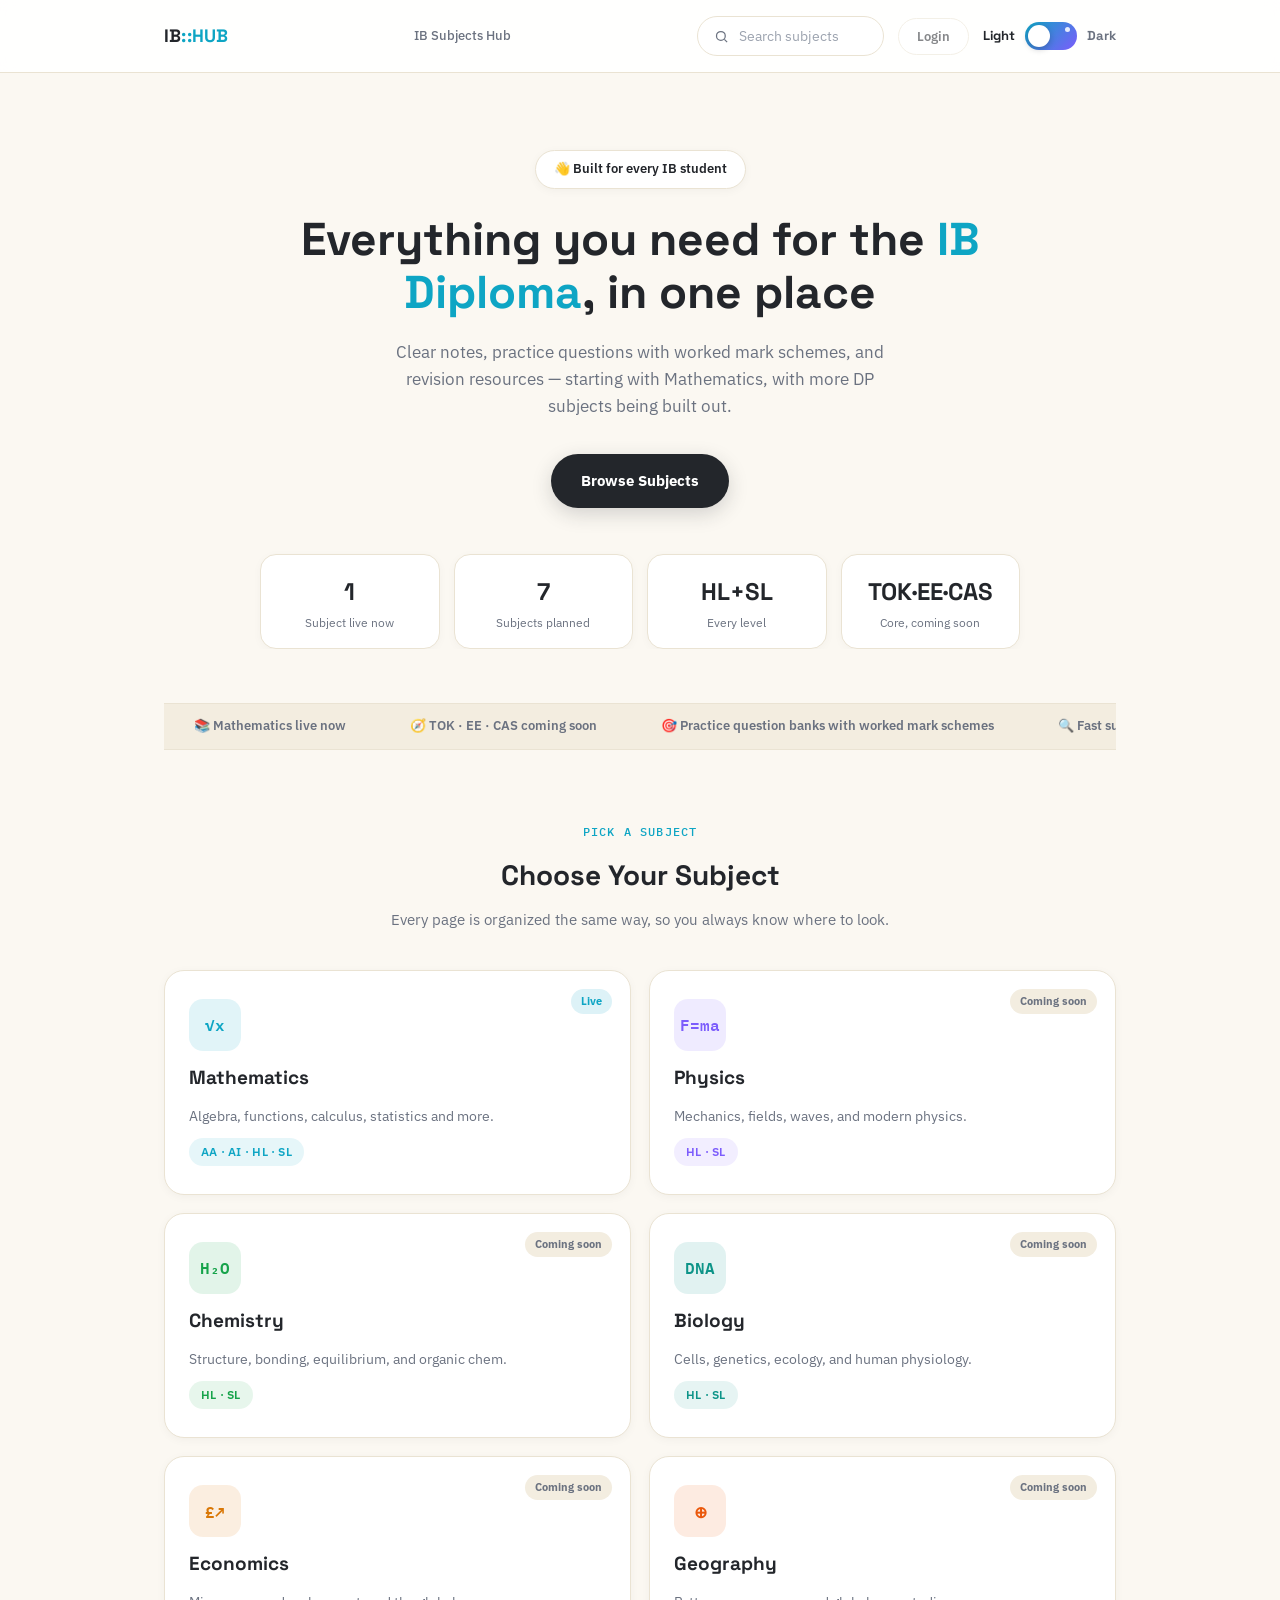
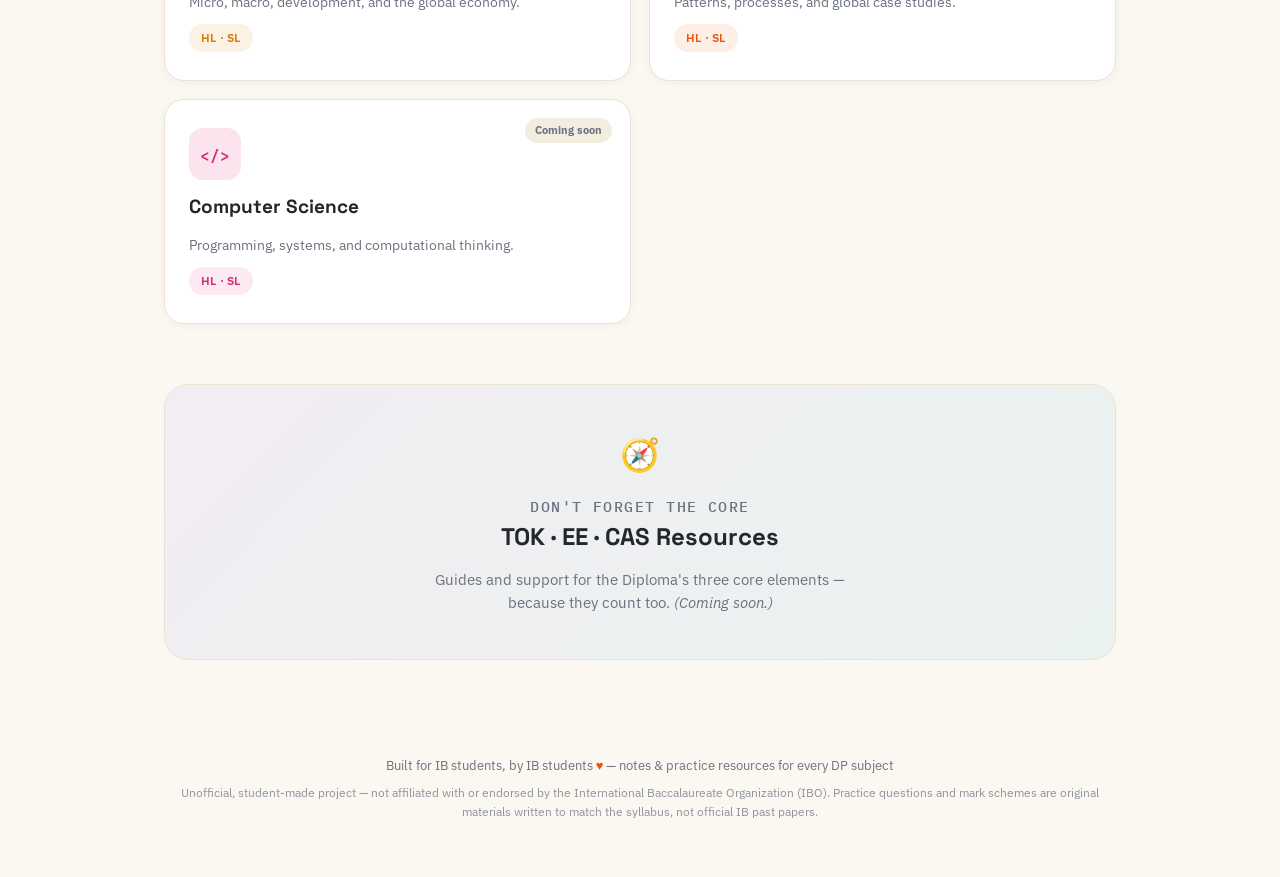
<file: index.html>
<!DOCTYPE html>
<html lang="en">
<head>
<meta charset="UTF-8">
<meta name="viewport" content="width=device-width, initial-scale=1.0">
<meta name="color-scheme" content="light dark">
<script>
  (function(){
    var stored = localStorage.getItem('ib-hub-theme');
    var theme = stored || 'light';
    document.documentElement.setAttribute('data-theme', theme);
  })();
</script>
<title>IB Subjects Hub — Notes, Practice Questions & Revision</title>
<meta name="description" content="Free notes, practice question banks with worked mark schemes, and revision resources for the IB Diploma — starting with Mathematics AA/AI, more subjects in progress. Unofficial, student-made project, not affiliated with the IBO.">
<meta property="og:title" content="IB Subjects Hub — Notes, Practice Questions & Revision">
<meta property="og:description" content="Free notes, practice question banks with worked mark schemes, and revision resources for the IB Diploma — starting with Mathematics AA/AI, more subjects in progress.">
<meta property="og:type" content="website">
<link rel="icon" href="data:image/svg+xml,%3Csvg xmlns='http://www.w3.org/2000/svg' viewBox='0 0 100 100'%3E%3Ctext y='.9em' font-size='90'%3E%F0%9F%8E%93%3C/text%3E%3C/svg%3E">
<link rel="preconnect" href="https://fonts.googleapis.com">
<link rel="preconnect" href="https://fonts.gstatic.com" crossorigin>
<link href="https://fonts.googleapis.com/css2?family=Space+Grotesk:wght@500;600;700&family=IBM+Plex+Sans:wght@400;500;600;700&family=IBM+Plex+Mono:wght@500&display=swap" rel="stylesheet">
<link rel="stylesheet" href="theme.css">
<style>
  :root{
    --btn-bg:#23262B; --btn-text:#FFFFFF;
  }
  html[data-theme="dark"]{
    --btn-bg:#F0F1F5; --btn-text:#13151C;
  }
  .term-panel,.scard,.rcard,.stat-card,.search-box,.topbar,.corehub-panel,.ticker{transition:background-color .25s ease, border-color .25s ease, box-shadow .25s ease;}
  html{scroll-behavior:smooth; background-color:var(--bg); min-height:100%;}
  body{
    margin:0;
    min-height:100vh;
    background-color:var(--bg);
    color:var(--ink);
    font-family:'IBM Plex Sans', sans-serif;
    line-height:1.6;
  }
  .wrap{max-width:1000px;margin:0 auto;padding:0 24px;}
  .eyebrow{
    font-family:'IBM Plex Mono', monospace;
    font-size:12px;
    letter-spacing:0.1em;
    text-transform:uppercase;
    color:var(--accent, var(--cyan));
    font-weight:500;
  }
  h1,h2{font-family:'Space Grotesk', sans-serif; font-weight:700; margin:0; color:var(--ink);}

  /* ---- top bar ---- */
  .topbar{
    border-bottom:1px solid var(--rule);
    background:rgba(var(--panel-rgb),0.88);
    backdrop-filter:blur(8px);
    position:sticky; top:0; z-index:10;
  }
  .topbar-inner{
    max-width:1000px;margin:0 auto;padding:16px 24px;
    display:flex;justify-content:space-between;align-items:center;gap:20px;
  }
  .logo{font-family:'Space Grotesk', sans-serif; font-weight:700; font-size:18px; white-space:nowrap; letter-spacing:0.01em;}
  .logo span{color:var(--cyan);}
  .topbar-title{
    font-family:'IBM Plex Sans', sans-serif; font-size:13px; color:var(--ink-soft); font-weight:500;
    flex:1; text-align:center;
  }
  .topbar-actions{display:flex; align-items:center; gap:14px;}
  .search-box{
    display:flex; align-items:center; gap:8px;
    border:1.5px solid var(--rule); background:var(--panel); border-radius:999px;
    padding:9px 16px; transition:border-color .2s ease, box-shadow .2s ease;
  }
  .search-box:focus-within{border-color:var(--cyan); box-shadow:0 0 0 4px rgba(var(--cyan-rgb),0.12);}
  .search-box svg{width:15px;height:15px;flex-shrink:0;color:var(--ink-soft);}
  .search-box input{
    border:none; outline:none; background:transparent; font-family:'IBM Plex Sans',sans-serif;
    font-size:14px; color:var(--ink); width:130px;
  }
  .search-box input::placeholder{color:#9CA3AF;}
  .topbar nav a{
    font-size:13px; text-decoration:none; color:var(--ink); font-weight:600;
    border:1.5px solid var(--rule); border-radius:999px; padding:9px 18px; transition:all .2s ease;
    background:var(--panel);
  }
  .topbar nav a:hover{border-color:var(--cyan); color:var(--cyan); box-shadow:0 0 0 4px rgba(var(--cyan-rgb),0.1);}
  .topbar nav a[aria-disabled="true"]{opacity:.55; cursor:default;}
  .topbar nav a[aria-disabled="true"]:hover{border-color:var(--rule); color:var(--ink); box-shadow:none;}

  /* ---- hero ---- */
  .hero{padding:64px 0 0; text-align:center; position:relative; overflow:hidden;}
  .hero-bg{position:absolute; inset:0; z-index:-1; pointer-events:none; overflow:hidden;}
  .blob{position:absolute; border-radius:50%; filter:blur(60px); opacity:0.35;}
  .blob-a{width:380px; height:380px; left:-80px; top:-60px; background:var(--cyan);}
  .blob-b{width:340px; height:340px; right:-100px; top:20px; background:var(--violet);}
  .blob-c{width:300px; height:300px; left:38%; top:160px; background:var(--coral); opacity:0.18;}

  .hero-pill{
    display:inline-flex; align-items:center; gap:8px; font-family:'IBM Plex Sans',sans-serif;
    font-size:13px; font-weight:600; color:var(--ink); background:var(--panel);
    border:1.5px solid var(--rule); border-radius:999px; padding:8px 18px; margin-bottom:24px;
    box-shadow:0 2px 10px rgba(20,20,30,0.04);
  }
  .hero h1{
    font-size:46px; line-height:1.15; max-width:680px; margin:0 auto;
  }
  .hero h1 .accent-word{color:var(--cyan);}
  .hero-sub{
    color:var(--ink-soft); font-size:17px; max-width:520px; margin:20px auto 34px;
  }
  .btn{
    font-family:'IBM Plex Sans', sans-serif; font-size:15px; font-weight:700;
    padding:15px 30px; text-decoration:none; display:inline-block;
    cursor:pointer; border-radius:999px; border:none;
  }
  .btn-primary{
    background:var(--btn-bg); color:var(--btn-text);
    box-shadow:0 6px 20px rgba(35,38,43,0.18);
    transition:all .2s ease;
  }
  .btn-primary:hover{background:var(--cyan); box-shadow:0 8px 24px rgba(var(--cyan-rgb),0.35); transform:translateY(-1px);}

  /* ---- trust stats ---- */
  .stats-row{
    display:grid; grid-template-columns:repeat(4,1fr); gap:14px;
    max-width:760px; margin:46px auto 0;
  }
  .stat-card{
    background:var(--panel); border:1px solid var(--rule); border-radius:16px;
    padding:18px 12px; text-align:center; box-shadow:0 2px 10px rgba(20,20,30,0.03);
  }
  .stat-card .stat-num{font-family:'Space Grotesk',sans-serif; font-size:24px; font-weight:700; color:var(--ink);}
  .stat-card .stat-label{font-size:11.5px; color:var(--ink-soft); margin-top:4px; line-height:1.3;}

  /* ---- ticker ---- */
  .ticker{
    margin-top:54px; overflow:hidden; white-space:nowrap; background:var(--bg-soft);
    border-top:1px solid var(--rule); border-bottom:1px solid var(--rule);
  }
  .ticker-track{display:inline-block; animation:scroll 30s linear infinite;}
  .ticker-track span{
    font-family:'IBM Plex Sans', sans-serif; font-size:13px; font-weight:600;
    color:var(--ink-soft); padding:12px 30px; display:inline-block;
  }
  .ticker-track span b{color:var(--ink); font-weight:700;}
  @keyframes scroll{from{transform:translateX(0);} to{transform:translateX(-50%);}}

  /* ---- section shell ---- */
  section{padding:60px 0;}
  .section-head{text-align:center; margin-bottom:38px;}
  .section-head h2{font-size:28px;}
  .section-head p.lede{color:var(--ink-soft); font-size:15px; margin:10px 0 0;}

  .subject-grid{display:grid; grid-template-columns:1fr 1fr; gap:18px;}
  .scard{
    position:relative; background:var(--panel); border:1px solid var(--rule); border-radius:20px;
    padding:28px 24px; text-align:left; text-decoration:none; color:var(--ink);
    transition:transform .18s ease, box-shadow .18s ease, border-color .18s ease;
    display:flex; flex-direction:column; gap:12px;
    box-shadow:0 2px 10px rgba(20,20,30,0.04);
  }
  .scard:hover{transform:translateY(-4px); border-color:var(--accent); box-shadow:0 14px 28px rgba(var(--accent-rgb),0.18);}
  .scard.hidden{display:none;}
  .sicon{
    width:52px; height:52px; display:flex; align-items:center; justify-content:center;
    font-family:'IBM Plex Mono', monospace; font-size:16px; font-weight:600;
    border-radius:14px; color:var(--accent);
    background:rgba(var(--accent-rgb),0.12);
  }
  .scard h3{font-family:'Space Grotesk',sans-serif; font-size:19px; font-weight:700; margin:0;}
  .scard p.sdesc{font-size:13.5px; color:var(--ink-soft); margin:0; line-height:1.5;}
  .scard .stag{
    font-family:'IBM Plex Sans', sans-serif; font-size:11.5px; font-weight:600;
    letter-spacing:0.02em; padding:5px 12px; color:var(--accent); border-radius:999px;
    background:rgba(var(--accent-rgb),0.1); display:inline-block; width:fit-content;
  }
  .scard-badge{
    position:absolute; top:18px; right:18px; font-family:'IBM Plex Sans', sans-serif;
    font-size:10.5px; font-weight:700; padding:4px 10px; border-radius:999px; white-space:nowrap;
  }
  .scard-badge.is-live{color:var(--accent); background:rgba(var(--accent-rgb),0.14);}
  .scard-badge.is-soon{color:var(--ink-soft); background:var(--bg-soft);}
  .sc-maths{--accent:var(--cyan); --accent-rgb:var(--cyan-rgb);}
  .sc-physics{--accent:var(--violet); --accent-rgb:var(--violet-rgb);}
  .sc-chem{--accent:var(--green); --accent-rgb:var(--green-rgb);}
  .sc-bio{--accent:var(--teal); --accent-rgb:var(--teal-rgb);}
  .sc-econ{--accent:var(--amber); --accent-rgb:var(--amber-rgb);}
  .sc-geo{--accent:var(--coral); --accent-rgb:var(--coral-rgb);}
  .sc-cs{--accent:var(--pink); --accent-rgb:var(--pink-rgb);}

  .no-results{
    display:none; text-align:center; color:var(--ink-soft);
    font-family:'IBM Plex Sans',sans-serif; font-size:14px; padding:30px 0;
  }
  .no-results.show{display:block;}

  /* ---- core hub band ---- */
  .corehub{padding-top:0;}
  .corehub-panel{
    border:1px solid var(--rule); background:linear-gradient(135deg, rgba(var(--violet-rgb),0.07), rgba(var(--cyan-rgb),0.07));
    border-radius:24px; padding:44px 32px; text-align:center;
  }
  .corehub-icon{font-size:32px; margin-bottom:14px;}
  .corehub h2{font-size:24px;}
  .corehub p{color:var(--ink-soft); font-size:14.5px; margin:12px auto 0; max-width:440px;}

  footer{padding:36px 0 56px; font-size:13px; color:var(--ink-soft); font-family:'IBM Plex Sans',sans-serif; text-align:center;}
  footer .heart{color:var(--coral);}
  footer .disclaimer{font-size:11.5px; margin-top:8px; opacity:.75;}

  @media (max-width:680px){
    .hero h1{font-size:32px;}
    .stats-row{grid-template-columns:1fr 1fr;}
    .subject-grid{grid-template-columns:1fr;}
    .topbar-title{display:none;}
    .search-box input{width:90px;}
  }
  @media (prefers-reduced-motion: reduce){
    .ticker-track{animation:none !important;}
  }
</style>
</head>
<body>

<div class="topbar">
  <div class="topbar-inner">
    <div class="logo">IB<span>::HUB</span></div>
    <div class="topbar-title">IB Subjects Hub</div>
    <div class="topbar-actions">
      <div class="search-box">
        <svg viewBox="0 0 24 24" fill="none" stroke="currentColor" stroke-width="2"><circle cx="11" cy="11" r="7"></circle><line x1="21" y1="21" x2="16.65" y2="16.65"></line></svg>
        <input type="text" id="subject-search" placeholder="Search subjects">
      </div>
      <nav><a href="#" aria-disabled="true" title="Login — coming soon" onclick="return false;">Login</a></nav>
      <div class="theme-switch-wrap">
        <span class="theme-label" id="label-light">Light</span>
        <button class="theme-switch" id="theme-toggle" type="button" aria-label="Toggle dark mode">
          <span class="knob"></span><span class="switch-dot"></span>
        </button>
        <span class="theme-label" id="label-dark">Dark</span>
      </div>
    </div>
  </div>
</div>

<div class="wrap">

  <section class="hero">
    <div class="hero-bg">
      <div class="blob blob-a"></div>
      <div class="blob blob-b"></div>
      <div class="blob blob-c"></div>
    </div>
    <p class="hero-pill">👋 Built for every IB student</p>
    <h1>Everything you need for the <span class="accent-word">IB Diploma</span>, in one place</h1>
    <p class="hero-sub">Clear notes, practice questions with worked mark schemes, and revision resources — starting with Mathematics, with more DP subjects being built out.</p>
    <a href="#subjects" class="btn btn-primary">Browse Subjects</a>

    <div class="stats-row">
      <div class="stat-card"><div class="stat-num">1</div><div class="stat-label">Subject live now</div></div>
      <div class="stat-card"><div class="stat-num">7</div><div class="stat-label">Subjects planned</div></div>
      <div class="stat-card"><div class="stat-num">HL+SL</div><div class="stat-label">Every level</div></div>
      <div class="stat-card"><div class="stat-num">TOK·EE·CAS</div><div class="stat-label">Core, coming soon</div></div>
    </div>
  </section>

  <div class="ticker">
    <div class="ticker-track">
      <span>📚 Mathematics live now</span>
      <span>🧭 TOK · EE · CAS coming soon</span>
      <span>🎯 Practice question banks with worked mark schemes</span>
      <span>🔍 Fast subject search</span>
      <span>📚 Mathematics live now</span>
      <span>🧭 TOK · EE · CAS coming soon</span>
      <span>🎯 Practice question banks with worked mark schemes</span>
      <span>🔍 Fast subject search</span>
    </div>
  </div>

  <section id="subjects">
    <div class="section-head">
      <p class="eyebrow">Pick a subject</p>
      <h2>Choose Your Subject</h2>
      <p class="lede">Every page is organized the same way, so you always know where to look.</p>
    </div>

    <div class="subject-grid" id="subject-grid">
      <a href="subject.html?s=maths" class="scard sc-maths" data-name="mathematics maths aa ai">
        <span class="scard-badge is-live">Live</span>
        <div class="sicon">√x</div>
        <h3>Mathematics</h3>
        <p class="sdesc">Algebra, functions, calculus, statistics and more.</p>
        <span class="stag">AA · AI · HL · SL</span>
      </a>

      <a href="subject.html?s=physics" class="scard sc-physics" data-name="physics">
        <span class="scard-badge is-soon">Coming soon</span>
        <div class="sicon">F=ma</div>
        <h3>Physics</h3>
        <p class="sdesc">Mechanics, fields, waves, and modern physics.</p>
        <span class="stag">HL · SL</span>
      </a>

      <a href="subject.html?s=chem" class="scard sc-chem" data-name="chemistry chem">
        <span class="scard-badge is-soon">Coming soon</span>
        <div class="sicon">H₂O</div>
        <h3>Chemistry</h3>
        <p class="sdesc">Structure, bonding, equilibrium, and organic chem.</p>
        <span class="stag">HL · SL</span>
      </a>

      <a href="subject.html?s=bio" class="scard sc-bio" data-name="biology bio">
        <span class="scard-badge is-soon">Coming soon</span>
        <div class="sicon">DNA</div>
        <h3>Biology</h3>
        <p class="sdesc">Cells, genetics, ecology, and human physiology.</p>
        <span class="stag">HL · SL</span>
      </a>

      <a href="subject.html?s=econ" class="scard sc-econ" data-name="economics econ">
        <span class="scard-badge is-soon">Coming soon</span>
        <div class="sicon">£↗</div>
        <h3>Economics</h3>
        <p class="sdesc">Micro, macro, development, and the global economy.</p>
        <span class="stag">HL · SL</span>
      </a>

      <a href="subject.html?s=geo" class="scard sc-geo" data-name="geography geo">
        <span class="scard-badge is-soon">Coming soon</span>
        <div class="sicon">⊕</div>
        <h3>Geography</h3>
        <p class="sdesc">Patterns, processes, and global case studies.</p>
        <span class="stag">HL · SL</span>
      </a>

      <a href="subject.html?s=cs" class="scard sc-cs" data-name="computer science cs">
        <span class="scard-badge is-soon">Coming soon</span>
        <div class="sicon">&lt;/&gt;</div>
        <h3>Computer Science</h3>
        <p class="sdesc">Programming, systems, and computational thinking.</p>
        <span class="stag">HL · SL</span>
      </a>
    </div>

    <div class="no-results" id="no-results">No subjects match your search.</div>
  </section>

  <section class="corehub">
    <div class="corehub-panel">
      <div class="corehub-icon">🧭</div>
      <p class="eyebrow">Don't forget the core</p>
      <h2>TOK · EE · CAS Resources</h2>
      <p>Guides and support for the Diploma's three core elements — because they count too. <em>(Coming soon.)</em></p>
    </div>
  </section>

</div>

<footer>
  <div class="wrap">
    Built for IB students, by IB students <span class="heart">♥</span> — notes &amp; practice resources for every DP subject
    <div class="disclaimer">Unofficial, student-made project — not affiliated with or endorsed by the International Baccalaureate Organization (IBO). Practice questions and mark schemes are original materials written to match the syllabus, not official IB past papers.</div>
  </div>
</footer>

<script src="theme.js"></script>
<script>
  var searchInput = document.getElementById('subject-search');
  var cards = document.querySelectorAll('.scard');
  var noResults = document.getElementById('no-results');

  searchInput.addEventListener('input', function(){
    var q = searchInput.value.trim().toLowerCase();
    var visibleCount = 0;
    cards.forEach(function(card){
      var match = card.getAttribute('data-name').indexOf(q) !== -1;
      card.classList.toggle('hidden', !match);
      if(match) visibleCount++;
    });
    noResults.classList.toggle('show', visibleCount === 0);
  });
</script>

</body>
</html>
</file>
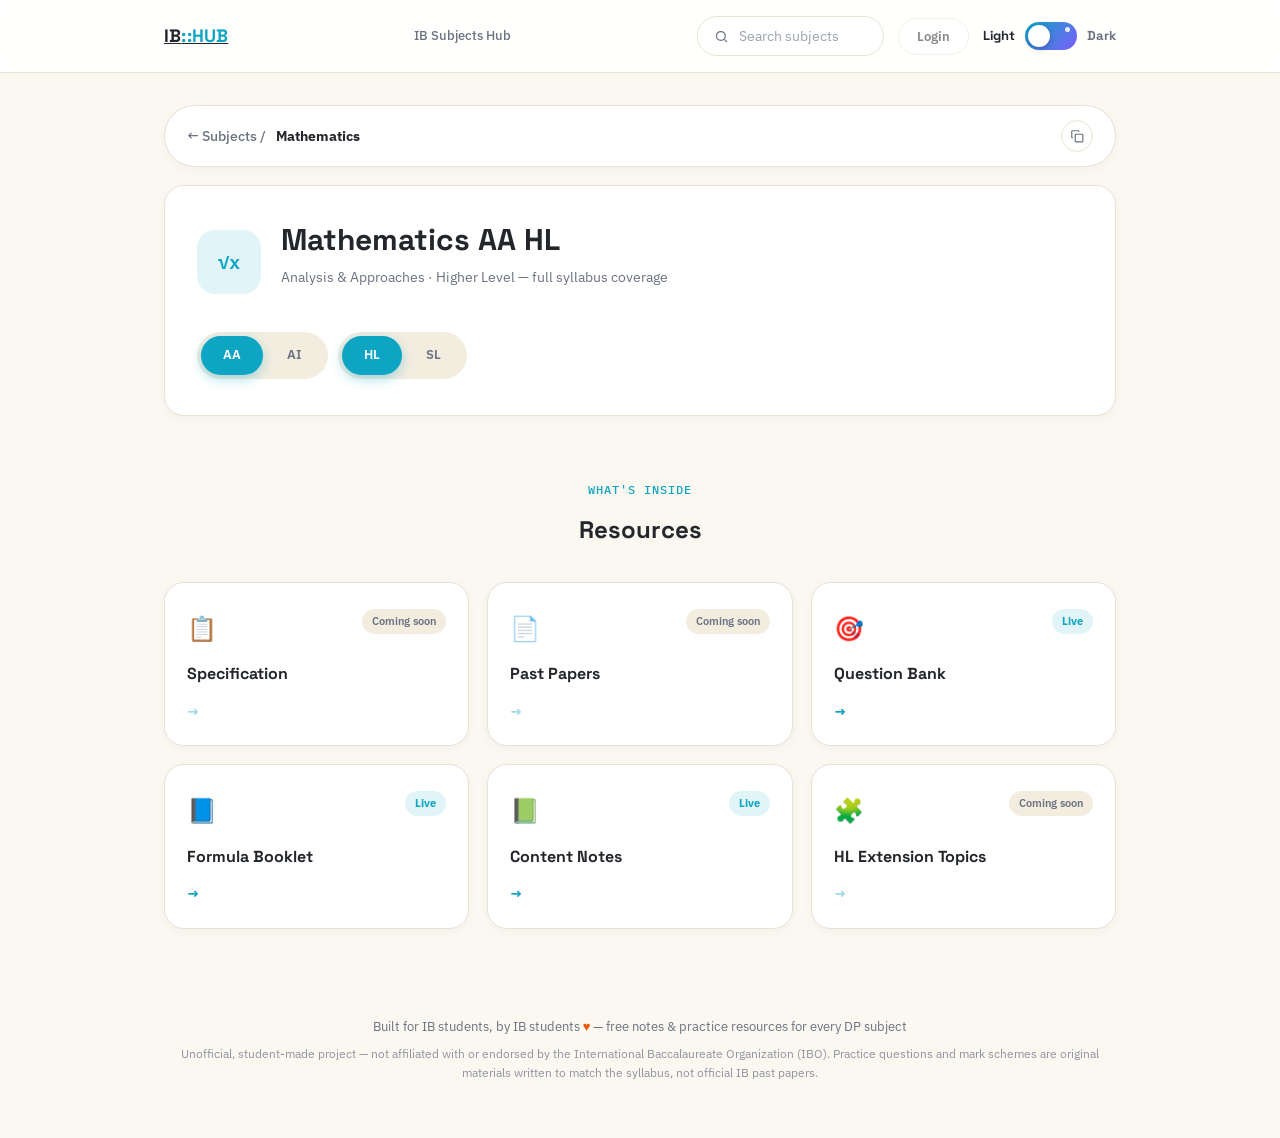
<file: subject.html>
<!DOCTYPE html>
<html lang="en">
<head>
<meta charset="UTF-8">
<meta name="viewport" content="width=device-width, initial-scale=1.0">
<meta name="color-scheme" content="light dark">
<script>
  (function(){
    var stored = localStorage.getItem('ib-hub-theme');
    var theme = stored || 'light';
    document.documentElement.setAttribute('data-theme', theme);
  })();
</script>
<title>Subject — IB Subjects Hub</title>
<meta name="description" content="Notes, practice questions, and revision resources for your IB Diploma subject. Unofficial, student-made project, not affiliated with the IBO.">
<meta property="og:title" content="IB Subjects Hub">
<meta property="og:description" content="Notes, practice questions, and revision resources for your IB Diploma subject.">
<meta property="og:type" content="website">
<link rel="icon" href="data:image/svg+xml,%3Csvg xmlns='http://www.w3.org/2000/svg' viewBox='0 0 100 100'%3E%3Ctext y='.9em' font-size='90'%3E%F0%9F%8E%93%3C/text%3E%3C/svg%3E">
<link rel="preconnect" href="https://fonts.googleapis.com">
<link rel="preconnect" href="https://fonts.gstatic.com" crossorigin>
<link href="https://fonts.googleapis.com/css2?family=Space+Grotesk:wght@500;600;700&family=IBM+Plex+Sans:wght@400;500;600;700&family=IBM+Plex+Mono:wght@500&display=swap" rel="stylesheet">
<link rel="stylesheet" href="theme.css">
<style>
  .term-panel,.rcard,.search-box,.topbar,.level-toggle,.toast{transition:background-color .25s ease, border-color .25s ease, box-shadow .25s ease;}
  html{scroll-behavior:smooth; background-color:var(--bg); min-height:100%;}
  body{
    margin:0;
    min-height:100vh;
    background-color:var(--bg);
    color:var(--ink);
    font-family:'IBM Plex Sans', sans-serif;
    line-height:1.6;
  }
  .wrap{max-width:1000px;margin:0 auto;padding:0 24px;}
  .eyebrow{
    font-family:'IBM Plex Mono', monospace; font-size:12px; letter-spacing:0.08em;
    text-transform:uppercase; color:var(--accent); font-weight:500;
  }
  h1,h2{font-family:'Space Grotesk', sans-serif; font-weight:700; margin:0; color:var(--ink);}

  /* ---- top bar (shared) ---- */
  .topbar{border-bottom:1px solid var(--rule); background:rgba(var(--panel-rgb),0.88); backdrop-filter:blur(8px); position:sticky; top:0; z-index:10;}
  .topbar-inner{max-width:1000px;margin:0 auto;padding:16px 24px;display:flex;justify-content:space-between;align-items:center;gap:20px;}
  .logo{font-family:'Space Grotesk', sans-serif; font-weight:700; font-size:18px; white-space:nowrap; letter-spacing:0.01em;}
  .logo span{color:var(--cyan);}
  .topbar-title{font-family:'IBM Plex Sans', sans-serif; font-size:13px; color:var(--ink-soft); font-weight:500; flex:1; text-align:center;}
  .topbar-actions{display:flex; align-items:center; gap:14px;}
  .search-box{display:flex; align-items:center; gap:8px; border:1.5px solid var(--rule); background:var(--panel); border-radius:999px; padding:9px 16px; transition:border-color .2s ease, box-shadow .2s ease;}
  .search-box:focus-within{border-color:var(--cyan); box-shadow:0 0 0 4px rgba(var(--cyan-rgb),0.12);}
  .search-box svg{width:15px;height:15px;flex-shrink:0;color:var(--ink-soft);}
  .search-box input{border:none; outline:none; background:transparent; font-family:'IBM Plex Sans',sans-serif; font-size:14px; color:var(--ink); width:130px;}
  .search-box input::placeholder{color:#9CA3AF;}
  .topbar nav a{font-size:13px; text-decoration:none; color:var(--ink); font-weight:600; border:1.5px solid var(--rule); border-radius:999px; padding:9px 18px; transition:all .2s ease; background:var(--panel);}
  .topbar nav a:hover{border-color:var(--cyan); color:var(--cyan); box-shadow:0 0 0 4px rgba(var(--cyan-rgb),0.1);}
  .topbar nav a[aria-disabled="true"]{opacity:.55; cursor:default;}
  .topbar nav a[aria-disabled="true"]:hover{border-color:var(--rule); color:var(--ink); box-shadow:none;}

  /* ---- friendly card (was glitch terminal panel) ---- */
  .term-panel{position:relative; border:1px solid var(--rule); background:var(--panel); border-radius:20px; box-shadow:0 2px 10px rgba(20,20,30,0.04);}

  /* ---- breadcrumb ---- */
  .crumbbar{margin:32px 0 0; padding:14px 22px; display:flex; align-items:center; justify-content:space-between; border-radius:999px;}
  .crumb{font-family:'IBM Plex Sans',sans-serif; font-size:14px; font-weight:500; color:var(--ink-soft); text-decoration:none; display:flex; align-items:center; gap:10px;}
  .crumb b{color:var(--ink); font-weight:700;}
  .crumb:hover{color:var(--accent);}
  .copy-btn{
    border:1.5px solid var(--rule); background:none; color:var(--ink-soft); width:32px; height:32px; border-radius:999px;
    display:flex; align-items:center; justify-content:center; cursor:pointer; transition:all .2s ease;
  }
  .copy-btn:hover{border-color:var(--accent); color:var(--accent); box-shadow:0 0 0 4px rgba(var(--accent-rgb),0.12);}
  .copy-btn svg{width:14px;height:14px;}

  /* ---- subject hero panel ---- */
  .subject-hero{margin:18px 0 0; padding:36px 32px;}
  .subject-hero-row{display:flex; align-items:center; gap:20px; flex-wrap:wrap;}
  .subject-glyph{
    width:64px; height:64px; flex-shrink:0; display:flex; align-items:center; justify-content:center;
    font-family:'IBM Plex Mono', monospace; font-size:19px; font-weight:600;
    border-radius:18px; color:var(--accent);
    background:rgba(var(--accent-rgb),0.12);
  }
  .subject-hero h1{
    font-size:30px; line-height:1.2; color:var(--ink);
  }
  .subject-hero .tagline{font-family:'IBM Plex Sans',sans-serif; font-size:14px; color:var(--ink-soft); margin-top:8px;}
  .level-tags{display:flex; gap:8px; margin-top:14px; flex-wrap:wrap; align-items:center;}
  .level-tags span.tag-pill{
    font-family:'IBM Plex Sans', sans-serif; font-size:11.5px; font-weight:600;
    padding:5px 12px; color:var(--ink-soft); background:var(--bg-soft); border-radius:999px;
  }
  .toggle-row{display:flex; gap:10px; flex-wrap:wrap;}
  .level-toggle{
    display:inline-flex; background:var(--bg-soft); border-radius:999px; margin-top:16px; padding:4px; gap:2px;
  }
  .level-toggle.hidden{display:none;}
  .level-btn{
    font-family:'IBM Plex Sans', sans-serif; font-size:13px; font-weight:600;
    padding:9px 22px; text-decoration:none; color:var(--ink-soft); border-radius:999px; transition:all .2s ease;
  }
  .level-btn:hover{color:var(--ink);}
  .level-btn.active{
    color:#fff; background:var(--accent);
    box-shadow:0 4px 12px rgba(var(--accent-rgb),0.35);
  }

  /* ---- resources ---- */
  section{padding:52px 0;}
  .section-head{text-align:center; margin-bottom:32px;}
  .section-head h2{font-size:24px;}

  .resource-grid{display:grid; grid-template-columns:repeat(3,1fr); gap:18px;}
  .rcard{
    position:relative; padding:26px 22px 22px; text-decoration:none; color:var(--ink);
    display:flex; flex-direction:column; gap:14px; transition:transform .18s ease, box-shadow .18s ease, border-color .18s ease;
  }
  .rcard:hover{transform:translateY(-4px); border-color:var(--accent); box-shadow:0 14px 28px rgba(var(--accent-rgb),0.18);}
  .rcard .ricon{font-size:24px;}
  .rcard h3{font-family:'Space Grotesk',sans-serif; font-size:16px; font-weight:700; margin:0;}
  .rcard .rarrow{
    font-family:'IBM Plex Sans',sans-serif; font-size:14px; font-weight:700; color:var(--accent);
    margin-top:auto; transition:transform .15s ease;
  }
  .rcard:hover .rarrow{transform:translateX(4px);}
  .rcard .rhead{display:flex; align-items:flex-start; justify-content:space-between; gap:10px;}
  .soon-badge{
    font-family:'IBM Plex Sans',sans-serif; font-size:10.5px; font-weight:600;
    color:var(--ink-soft); background:var(--bg-soft); border-radius:999px; padding:4px 10px; white-space:nowrap;
  }
  .live-badge{
    font-family:'IBM Plex Sans',sans-serif; font-size:10.5px; font-weight:700;
    color:var(--accent); background:rgba(var(--accent-rgb),0.12); border-radius:999px; padding:4px 10px; white-space:nowrap;
  }
  .rcard.is-soon{cursor:default;}
  .rcard.is-soon .rarrow{opacity:.4;}
  .rcard.is-soon:hover .rarrow{transform:none;}
  .rcard.is-soon:hover{box-shadow:0 8px 20px rgba(20,20,30,0.06);}

  /* ---- toast ---- */
  .toast{
    position:fixed; left:50%; bottom:28px; transform:translateX(-50%) translateY(12px);
    font-family:'IBM Plex Sans',sans-serif; font-size:13.5px; font-weight:500;
    color:var(--ink); background:var(--panel); border:1px solid var(--rule); border-radius:999px;
    padding:13px 22px; box-shadow:0 10px 30px rgba(20,20,30,0.18);
    opacity:0; pointer-events:none; transition:opacity .2s ease, transform .2s ease; z-index:50;
  }
  .toast.show{opacity:1; transform:translateX(-50%) translateY(0);}
  .toast b{color:var(--accent);}

  footer{padding:36px 0 56px; font-size:13px; color:var(--ink-soft); font-family:'IBM Plex Sans',sans-serif; text-align:center;}
  footer .heart{color:var(--coral);}
  footer .disclaimer{font-size:11.5px; margin-top:8px; opacity:.75;}

  @media (max-width:760px){
    .resource-grid{grid-template-columns:1fr 1fr;}
  }
  @media (max-width:520px){
    .resource-grid{grid-template-columns:1fr;}
    .topbar-title{display:none;}
    .search-box input{width:90px;}
    .subject-hero h1{font-size:24px;}
  }
</style>
</head>
<body>

<div class="topbar">
  <div class="topbar-inner">
    <a href="index.html" class="logo">IB<span>::HUB</span></a>
    <div class="topbar-title">IB Subjects Hub</div>
    <div class="topbar-actions">
      <div class="search-box">
        <svg viewBox="0 0 24 24" fill="none" stroke="currentColor" stroke-width="2"><circle cx="11" cy="11" r="7"></circle><line x1="21" y1="21" x2="16.65" y2="16.65"></line></svg>
        <input type="text" placeholder="Search subjects">
      </div>
      <nav><a href="#" aria-disabled="true" title="Login — coming soon" onclick="return false;">Login</a></nav>
      <div class="theme-switch-wrap">
        <span class="theme-label" id="label-light">Light</span>
        <button class="theme-switch" id="theme-toggle" type="button" aria-label="Toggle dark mode">
          <span class="knob"></span><span class="switch-dot"></span>
        </button>
        <span class="theme-label" id="label-dark">Dark</span>
      </div>
    </div>
  </div>
</div>

<div class="wrap">

  <div class="crumbbar term-panel">
    <a href="index.html#subjects" class="crumb">&larr; Subjects / <b id="crumb-name">Mathematics</b></a>
    <button class="copy-btn" id="copy-link" title="Copy link" type="button">
      <svg viewBox="0 0 24 24" fill="none" stroke="currentColor" stroke-width="2"><rect x="9" y="9" width="13" height="13" rx="1"></rect><path d="M5 15H4a1 1 0 0 1-1-1V4a1 1 0 0 1 1-1h10a1 1 0 0 1 1 1v1"></path></svg>
    </button>
  </div>

  <div class="subject-hero term-panel">
    <div class="subject-hero-row">
      <div class="subject-glyph" id="subject-glyph">√x</div>
      <div>
        <h1 id="subject-title">Mathematics AA HL</h1>
        <p class="tagline" id="subject-tagline">Everything for the IB syllabus</p>
      </div>
    </div>
    <div class="level-tags" id="level-tags"></div>
    <div class="toggle-row">
      <div class="level-toggle" id="course-toggle"></div>
      <div class="level-toggle" id="level-toggle"></div>
    </div>
  </div>

  <section id="resources">
    <div class="section-head">
      <p class="eyebrow">What's inside</p>
      <h2>Resources</h2>
    </div>
    <div class="resource-grid" id="resource-grid"></div>
  </section>

</div>

<footer>
  <div class="wrap">
    Built for IB students, by IB students <span class="heart">♥</span> — free notes &amp; practice resources for every DP subject
    <div class="disclaimer">Unofficial, student-made project — not affiliated with or endorsed by the International Baccalaureate Organization (IBO). Practice questions and mark schemes are original materials written to match the syllabus, not official IB past papers.</div>
  </div>
</footer>

<div class="toast" id="toast"><b>Coming soon</b> — this resource isn't live yet</div>

<script src="theme.js"></script>
<script>
  var subjects = {
    maths:   { name:'Mathematics', glyph:'√x',  accent:'cyan',   extraTags:[],
               hasCourse:true,
               courseInfo:{ aa:'Analysis &amp; Approaches', ai:'Applications &amp; Interpretation' },
               common:[['📋','Specification'],['📄','Past Papers'],['🎯','Question Bank','maths-question-bank.html']],
               hlExtra:[['📘','Formula Booklet','maths-formula-booklet.html',false],['📗','Content Notes','maths-notes.html'],['🧩','HL Extension Topics']] },
    physics: { name:'Physics',     glyph:'F=ma',accent:'violet', extraTags:[],
               common:[['📋','Specification'],['📗','Content Notes'],['📄','Past Papers'],['🎯','Question Bank']],
               hlExtra:[['📘','Data Booklet'],['🧩','HL Extension Topics']] },
    chem:    { name:'Chemistry',   glyph:'H₂O', accent:'green',  extraTags:[],
               common:[['📋','Specification'],['📗','Content Notes'],['📄','Past Papers'],['🎯','Question Bank']],
               hlExtra:[['📘','Data Booklet'],['🧩','HL Extension Topics']] },
    bio:     { name:'Biology',     glyph:'DNA', accent:'teal',   extraTags:[],
               common:[['📋','Specification'],['📗','Content Notes'],['📄','Past Papers'],['🎯','Question Bank']],
               hlExtra:[['🔤','Key Terms Glossary'],['🧩','HL Extension Topics']] },
    econ:    { name:'Economics',   glyph:'£↗',  accent:'amber',  extraTags:[],
               common:[['📋','Specification'],['📗','Content Notes'],['📄','Past Papers'],['🗂️','Case Studies']],
               hlExtra:[['🔤','Key Terms Glossary'],['🧩','HL Extension Topics']] },
    geo:     { name:'Geography',   glyph:'⊕',   accent:'coral',  extraTags:[],
               common:[['📋','Specification'],['📗','Content Notes'],['📄','Past Papers'],['🗂️','Case Studies']],
               hlExtra:[['🧭','IA Guide'],['🧩','HL Extension Topics']] },
    cs:      { name:'Computer Science', glyph:'</>', accent:'pink', extraTags:[],
               common:[['📋','Specification'],['📗','Content Notes'],['📄','Past Papers'],['🎯','Question Bank']],
               hlExtra:[['🧭','IA Guide'],['🧩','HL Extension Topics']] }
  };

  var params = new URLSearchParams(window.location.search);
  var key = params.get('s');
  if(!subjects[key]) key = 'maths';
  var s = subjects[key];

  var level = (params.get('level') || 'hl').toLowerCase();
  if(level !== 'hl' && level !== 'sl') level = 'hl';

  var course = (params.get('course') || 'aa').toLowerCase();
  if(course !== 'aa' && course !== 'ai') course = 'aa';

  document.documentElement.style.setProperty('--accent', 'var(--' + s.accent + ')');
  document.documentElement.style.setProperty('--accent-rgb', 'var(--' + s.accent + '-rgb)');

  var fullTitle = s.name + (s.hasCourse ? ' ' + course.toUpperCase() : '') + ' ' + level.toUpperCase();
  document.title = fullTitle + ' — IB Subjects Hub';
  document.getElementById('crumb-name').textContent = s.name;
  document.getElementById('subject-glyph').textContent = s.glyph;
  document.getElementById('subject-title').textContent = fullTitle;

  var levelDesc = (level === 'hl' ? 'Higher Level' : 'Standard Level') + ' — full syllabus coverage';
  document.getElementById('subject-tagline').innerHTML = s.hasCourse
    ? s.courseInfo[course] + ' &middot; ' + levelDesc
    : levelDesc;

  var tagHtml = '';
  s.extraTags.forEach(function(t){ tagHtml += '<span class="tag-pill">' + t + '</span>'; });
  document.getElementById('level-tags').innerHTML = tagHtml;

  var levelToggle = document.getElementById('level-toggle');
  ['hl','sl'].forEach(function(lv){
    var a = document.createElement('a');
    a.href = '?s=' + key + (s.hasCourse ? '&course=' + course : '') + '&level=' + lv;
    a.className = 'level-btn' + (lv === level ? ' active' : '');
    a.textContent = lv.toUpperCase();
    levelToggle.appendChild(a);
  });

  var courseToggle = document.getElementById('course-toggle');
  if(s.hasCourse){
    ['aa','ai'].forEach(function(c){
      var a = document.createElement('a');
      a.href = '?s=' + key + '&course=' + c + '&level=' + level;
      a.className = 'level-btn' + (c === course ? ' active' : '');
      a.textContent = c.toUpperCase();
      courseToggle.appendChild(a);
    });
  } else {
    courseToggle.classList.add('hidden');
  }

  var resourceList = s.common.concat(level === 'hl' ? s.hlExtra : []);
  if(s.hasCourse && course !== 'aa'){
    resourceList = resourceList.map(function(r){
      if(r[1] === 'Formula Booklet' || r[1] === 'Content Notes' || r[1] === 'Question Bank') return [r[0], r[1]]; // strip link/newTab for non-AA courses
      return r;
    });
  }

  var grid = document.getElementById('resource-grid');
  var html = '';
  resourceList.forEach(function(r){
    var hasLink = !!r[2];
    var newTab = !!r[3];
    html += '<a href="' + (hasLink ? r[2] : '#') + '"' + (newTab ? ' target="_blank" rel="noopener"' : '') + ' class="rcard term-panel' + (hasLink ? '' : ' is-soon') + '" data-name="' + r[1] + '">' +
              '<div class="rhead"><span class="ricon">' + r[0] + '</span><span class="' + (hasLink ? 'live-badge' : 'soon-badge') + '">' + (hasLink ? (newTab ? 'PDF ↗' : 'Live') : 'Coming soon') + '</span></div>' +
              '<h3>' + r[1] + '</h3>' +
              '<span class="rarrow">&rarr;</span>' +
            '</a>';
  });
  grid.innerHTML = html;

  var toast = document.getElementById('toast');
  var toastTimer;
  grid.querySelectorAll('.rcard.is-soon').forEach(function(card){
    card.addEventListener('click', function(e){
      e.preventDefault();
      toast.innerHTML = '<b>' + card.getAttribute('data-name') + '</b> is coming soon';
      toast.classList.add('show');
      clearTimeout(toastTimer);
      toastTimer = setTimeout(function(){ toast.classList.remove('show'); }, 2200);
    });
  });

  document.getElementById('copy-link').addEventListener('click', function(){
    navigator.clipboard && navigator.clipboard.writeText(window.location.href);
  });
</script>

</body>
</html>
</file>
<file: theme.css>
/* ---- shared design tokens & theme-switch control ---- */
/* used by index.html, subject.html, maths-formula-booklet.html, maths-notes.html, maths-question-bank.html */
:root{
  --bg:#FBF8F2;
  --bg-soft:#F3EDE0;
  --panel-soft:#F3EDE0;
  --panel:#FFFFFF;
  --ink:#23262B;
  --ink-soft:#6B7280;
  --rule:#EAE3D3;
  --cyan:#0EA5C4;       --cyan-rgb:14,165,196;
  --violet:#7C5CFC;     --violet-rgb:124,92,252;
  --green:#16A34A;      --green-rgb:22,163,74;
  --teal:#0D9488;       --teal-rgb:13,148,136;
  --amber:#D97706;      --amber-rgb:217,119,6;
  --coral:#EA580C;      --coral-rgb:234,88,12;
  --pink:#DB2777;       --pink-rgb:219,39,119;
  --panel-rgb:255,255,255;
  --accent:var(--cyan); --accent-rgb:var(--cyan-rgb);
}
html[data-theme="dark"]{
  --panel-rgb:28,31,41;
  --bg:#13151C;
  --bg-soft:#1B1E28;
  --panel-soft:#1B1E28;
  --panel:#1C1F29;
  --ink:#F0F1F5;
  --ink-soft:#9AA1B2;
  --rule:#2C303C;
  --cyan:#06B6D4;       --cyan-rgb:6,182,212;
  --violet:#8B5CF6;     --violet-rgb:139,92,246;
  --green:#22C55E;      --green-rgb:34,197,94;
  --teal:#14B8A6;       --teal-rgb:20,184,166;
  --amber:#F59E0B;      --amber-rgb:245,158,11;
  --coral:#F97316;      --coral-rgb:249,115,22;
  --pink:#EC4899;       --pink-rgb:236,72,153;
}

*{box-sizing:border-box;}
a{color:inherit;}
body{transition:background-color .25s ease, color .25s ease;}

.theme-switch-wrap{display:flex; align-items:center; gap:10px; user-select:none;}
.theme-label{
  font-family:'Space Grotesk',sans-serif; font-weight:700; font-size:13px;
  color:var(--ink-soft); cursor:pointer; transition:color .2s ease;
}
.theme-label.active{color:var(--ink);}
.theme-switch{
  width:52px; height:28px; border-radius:999px; position:relative; border:none; cursor:pointer; padding:0;
  background:linear-gradient(135deg, var(--cyan), var(--violet)); transition:box-shadow .2s ease; flex-shrink:0;
}
.theme-switch:hover{box-shadow:0 0 0 4px rgba(var(--cyan-rgb),0.15);}
.theme-switch .knob{
  position:absolute; top:3px; left:3px; width:22px; height:22px; border-radius:50%;
  background:#fff; box-shadow:0 2px 6px rgba(20,20,30,0.25);
  transition:transform .3s cubic-bezier(.4,0,.2,1);
}
.theme-switch.is-dark .knob{transform:translateX(24px);}
.theme-switch .switch-dot{
  position:absolute; top:5px; right:7px; width:5px; height:5px; border-radius:50%;
  background:rgba(255,255,255,0.85); transition:left .3s ease, right .3s ease;
}
.theme-switch.is-dark .switch-dot{right:auto; left:7px;}

/* ---- global topbar search dropdown (search-index.js) ---- */
.search-box{position:relative;}
.global-search-dropdown{
  display:none; position:absolute; top:calc(100% + 8px); left:0; right:0; min-width:280px; z-index:80;
  background:var(--panel); border:1px solid var(--rule); border-radius:14px; padding:6px;
  box-shadow:0 14px 32px rgba(20,20,30,0.16); max-height:340px; overflow-y:auto;
}
.global-search-dropdown.show{display:block;}
.gsr-empty{
  padding:12px 10px; font-family:'IBM Plex Sans',sans-serif; font-size:12.5px; color:var(--ink-soft); text-align:center;
}
.gsr-row{
  display:flex; align-items:center; justify-content:space-between; gap:10px;
  padding:9px 10px; border-radius:9px; cursor:default; transition:background-color .15s ease;
}
.gsr-row.is-active, .gsr-row:hover{background:rgba(var(--accent-rgb),0.08);}
.gsr-row-text{display:flex; flex-direction:column; gap:1px; min-width:0;}
.gsr-title{font-family:'Space Grotesk',sans-serif; font-size:13px; font-weight:600; color:var(--ink); white-space:nowrap; overflow:hidden; text-overflow:ellipsis;}
.gsr-subtopic{font-family:'IBM Plex Mono',monospace; font-size:10.5px; color:var(--ink-soft); white-space:nowrap; overflow:hidden; text-overflow:ellipsis;}
.gsr-actions{display:flex; gap:6px; flex-shrink:0;}
.gsr-pill{
  font-family:'IBM Plex Sans',sans-serif; font-size:11px; font-weight:600; text-decoration:none; color:var(--accent);
  border:1.5px solid var(--rule); border-radius:999px; padding:4px 10px; transition:all .15s ease; white-space:nowrap;
}
.gsr-pill:hover{border-color:var(--accent); background:rgba(var(--accent-rgb),0.1);}
</file>
